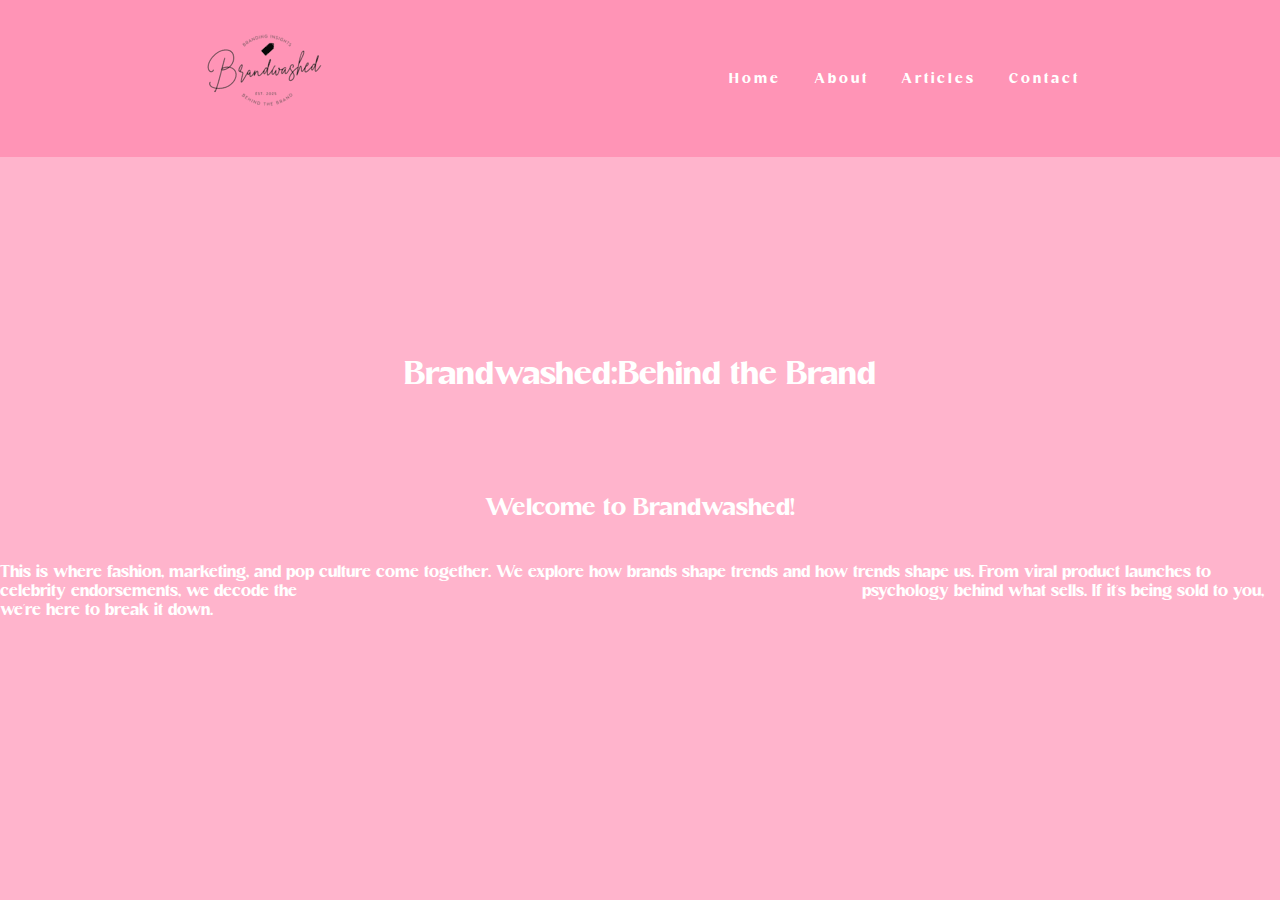
<file: index.html>
<!DOCTYPE html>
<html>
<head>
<meta charset="utf-8">
<meta name="viewport" content="width=device-width, initial-scale=1">
<title>Brandwashed</title>
<link rel="preconnect" href="https://fonts.googleapis.com">
<link rel="preconnect" href="https://fonts.gstatic.com" crossorigin>
<link href="https://fonts.googleapis.com/css2?family=Bubblegum+Sans&family=Pixelify+Sans:wght@400..700&family=Playfair+Display:ital,wght@0,400..900;1,400..900&display=swap" rel="stylesheet">
<link rel="icon" type="image/x-icon" href="brandwashed_orginal_nobg.png">
<style>
* {
 
  margin: 0px;
 
  padding: 0px;
 
  box-sizing: border-box;
 
}
 
@font-face {

font-family: 'Migae';
src: url(Migae.otf)

}

.header1 {
 
  display: flex;
 
  font-family:"Migae", cursive; <!--MAIN PAGE-->
 
  align-items: center;
 
  justify-content: center;
 
  margin-top: 200px;
  
  color: white;
  
  
 
}

.header2 {
 
  display: flex;
 
  font-family:"Migae", cursive; <!--MAIN PAGE-->
 
  align-items: center;
 
  justify-content: center;
 
  margin-top: 100px;
  
  color: white;
  
  
 
}
 
 
.subtext1 {
 
  display: flex;
 
  font-family:"Migae", cursive; <!--MAIN PAGE-->
 
  align-items: center;
 
  justify-content: center;
 
  margin-top: 40px;
  
  color: white;
  
  
 
}
 
nav {
 
  display: flex;
 
  justify-content: space-around;
 
  align-items: center;
 
  min-height: 8vh;
 
  background-color: #FF94B6;
 
  font-family: "Lucida Handwriting", cursive;
 
}
 
.heading {
 
  color: white;
 
  text-transform: uppercase;
 
  letter-spacing: 5px;
 
  font-size: 20px;
 
}
 
.nav-links {
 
  display: flex;
 
  justify-content: space-around;
 
  width: 30%;
 
}
 
.nav-links li {
 
  list-style: none;
 
}
 
.nav-links a {
 
  color: white;
 
  text-decoration: none;
 
  letter-spacing: 3px;
 
  font-weight: bold;
 
  font-size: 14px;
 
  padding: 14px 16px;
  
  font-family : 'Migae'
  
 
}

.nav-links a:hover:not(.active) {
 
  background-color: #FF94B6;;
  border-radius: 2px black;
											<!--USE FULL SHELL FROM 110 TO 119 COPY--!>
}

.active:hover {
  background-color: #f25587;
  font-family: 'Migae',

.about:hover {
  background-color: #f25587;
  font-family: 'Migae',

.articles:hover {
  background-color: #f25587;
  font-family: 'Migae',

.contact:hover {
  background-color: #f25587;
  font-family: 'Migae',
  
}
</style>
</head>
<body style="background-color:#FFB4CC;">
<nav>
 
      <div id="header">
 
        <img src="brandwashed_orginal_2.png"/>
 
      </div>
 
      <ul class="nav-links">
 
        <li><a  class="active" href="index.html">Home</a></li>
 
        <li><a class="about" href="about.html">About</a></li>

		<li><a class="articles" href="bloghome.html">Articles</a></li>
 
        <li><a class="contact" href="contact.html">Contact</a></li>
 
      </ul>
 
    </nav>
 
    
		<h1 class="header1">Brandwashed:Behind the Brand</h1>
		<h2 class="header2">Welcome to Brandwashed!</h2>
		<p class="subtext1"> This is where fashion, marketing, and pop culture come together.
			We explore how brands shape trends and how trends shape us.
			From viral product launches to celebrity endorsements,
			we decode the &nbsp;&nbsp;&nbsp;&nbsp;&nbsp;
			&nbsp;&nbsp;&nbsp;&nbsp;&nbsp;&nbsp;&nbsp;&nbsp;&nbsp;
			&nbsp;&nbsp;&nbsp;&nbsp;&nbsp;&nbsp;&nbsp;&nbsp;&nbsp;&nbsp;&nbsp;&nbsp;&nbsp;
			&nbsp;&nbsp;&nbsp;&nbsp;&nbsp;&nbsp;&nbsp;&nbsp;&nbsp;&nbsp;&nbsp;&nbsp;
			&nbsp;&nbsp;&nbsp;&nbsp;&nbsp;&nbsp;&nbsp;&nbsp;&nbsp;
			&nbsp;&nbsp;&nbsp;&nbsp;&nbsp;&nbsp;&nbsp;&nbsp;&nbsp;&nbsp;&nbsp;&nbsp;&nbsp;
			&nbsp;&nbsp;&nbsp;&nbsp;&nbsp;&nbsp;&nbsp; &nbsp;&nbsp;&nbsp;&nbsp;&nbsp;
			&nbsp;&nbsp;&nbsp;&nbsp;&nbsp;&nbsp;&nbsp;&nbsp;&nbsp;
			&nbsp;&nbsp;&nbsp;&nbsp;&nbsp;&nbsp;&nbsp;&nbsp;&nbsp;&nbsp;&nbsp;&nbsp;&nbsp;
			&nbsp;&nbsp;&nbsp;&nbsp;&nbsp;&nbsp;&nbsp;psychology behind what sells.
			If it’s being sold to you, we’re here to break it down.</p>
		
</body>
</html>
</file>
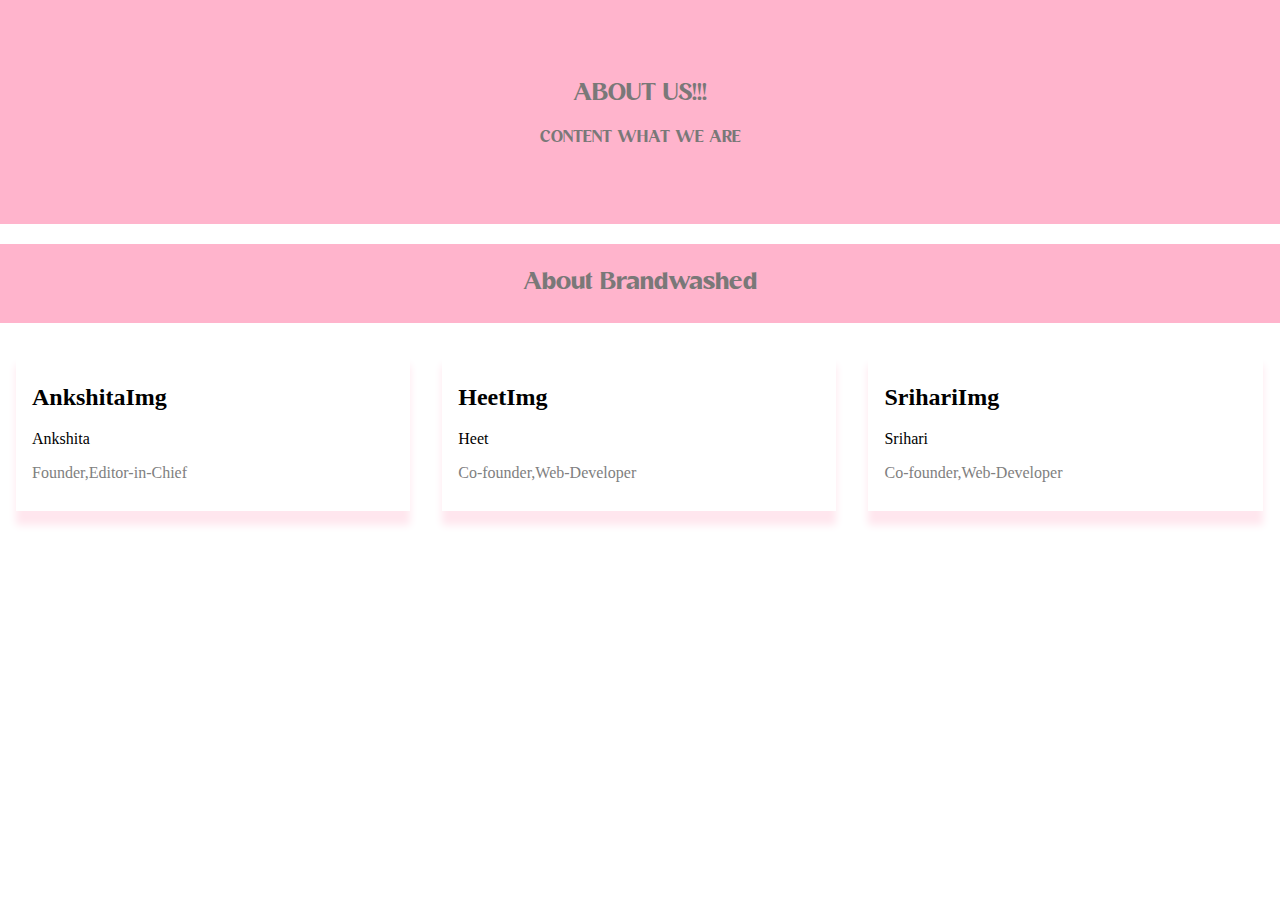
<file: about.html>
<html>
<style>
body {
  font-family: 'Garamond, serif';
  margin: 0;
}

html {
  box-sizing: border-box;
}

*, *:before, *:after {
  box-sizing: inherit;
}

@font-face {

font-family: 'Migae';
src: url(Migae.otf)

}

.column {
  float: left;
  width: 33.3%;
  margin-bottom: 16px;
  padding: 0 8px;
}

.card {
  box-shadow: 0 14px 8px 0 rgb(255 230 238);
  margin: 8px;
 
}

.about-section {
  padding: 60px;
  text-align: center;
  background-color: #FFB4CC;
  color: #7A7878;
  font-family:"Migae", cursive;
}

.tableu {
  padding:  13 16px;
}

.person::after, .row:: {
  content: "";
  clear: both;
  display: ;
  color: #7A7878;
  
}

.description {
  color: grey;
}

@media screen and (max-width: 650px) {
  .column {
    width: 100%;
    display: block;
  }
}

.subheading{
  padding: 25px;
  text-align: center;
  background-color: #FFB4CC;
  color: #7A7878;
  font-family:"Migae", cursive;
}
</style>
<body>
<div class="about-section">
<h2>ABOUT US!!!</h2>
<p>CONTENT WHAT WE ARE</p>
</div>

<h2 class="subheading">About Brandwashed</h2>
 								<!--MAIN CODE COPY REST FROM ROW CLASS-->

<div class="row"><div class="column"><div class="card"><div class="tableu">
<h2>AnkshitaImg</h2>
<p class="person">Ankshita</p>
<p class="description">Founder,Editor-in-Chief</p>
</div></div></div></div>

<div class="row"><div class="column"><div class="card"><div class="tableu">
<h2>HeetImg</h2>
<p class="person">Heet</p>
<p class="description">Co-founder,Web-Developer</p>
</div></div></div></div>

<div class="row"><div class="column"><div class="card"><div class="tableu">
<h2>SrihariImg</h2>
<p class="person">Srihari</p>
<p class="description">Co-founder,Web-Developer</p>
</div></div></div>


</body>
</html>
</file>
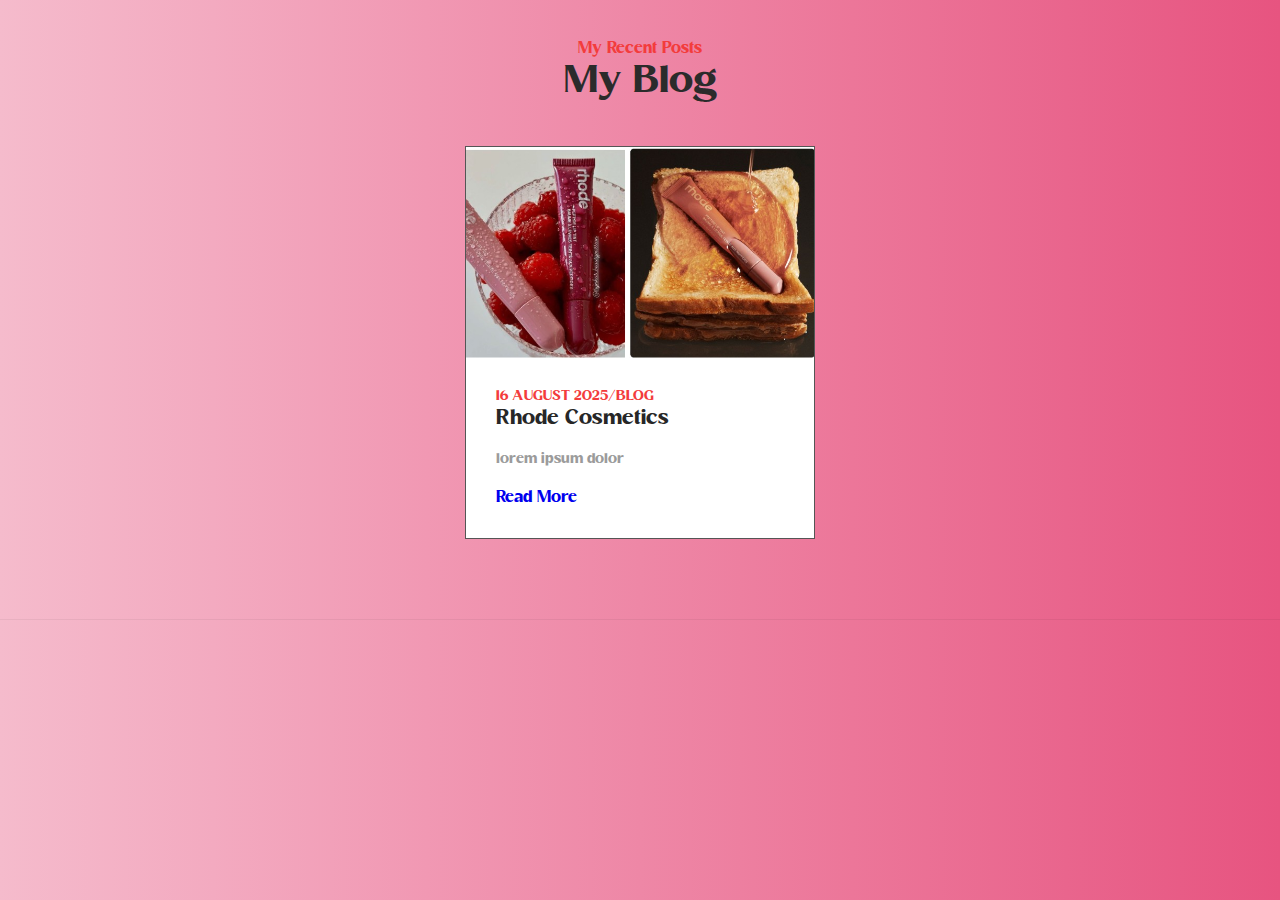
<file: blog.html>
<html>
	<head>
		<link rel="stylesheet" href="blogstyle.css"/>
		<link rel="icon" href="BRANDWASHEDKAPIC"/>
		
		<meta charset="utf-8">
		<meta name="viewport" content="width=device-width, initial-scale=1.0, maximum-scale=1.0, user-scalable=no">
	</head>
	<body>
					
		<section id="blog">
	
			<div class="blog-heading">
				<span>My Recent Posts</span>
				<h3>My Blog</h3>
			</div>
	
			<!---BLOG CONTAINER-->
			<div class="blog-container">
				<!---BLOG box-->
				<div class="blog-box">
					<!---img-->
					<div class="blog-img">
						<img src="title1.jpg" alt="Blog">
					</div>
					
					<!--text-->
				    <div class="blog-text">
						<span>16 AUGUST 2025/BLOG</span>
						<a href="#" class="blog-title">Rhode Cosmetics</a>
						<p>lorem ipsum dolor</p>
						<a href="#">Read More</a>
					</div>
					
			</div>
		
	
	</section>
	</body>
</html>
</file>
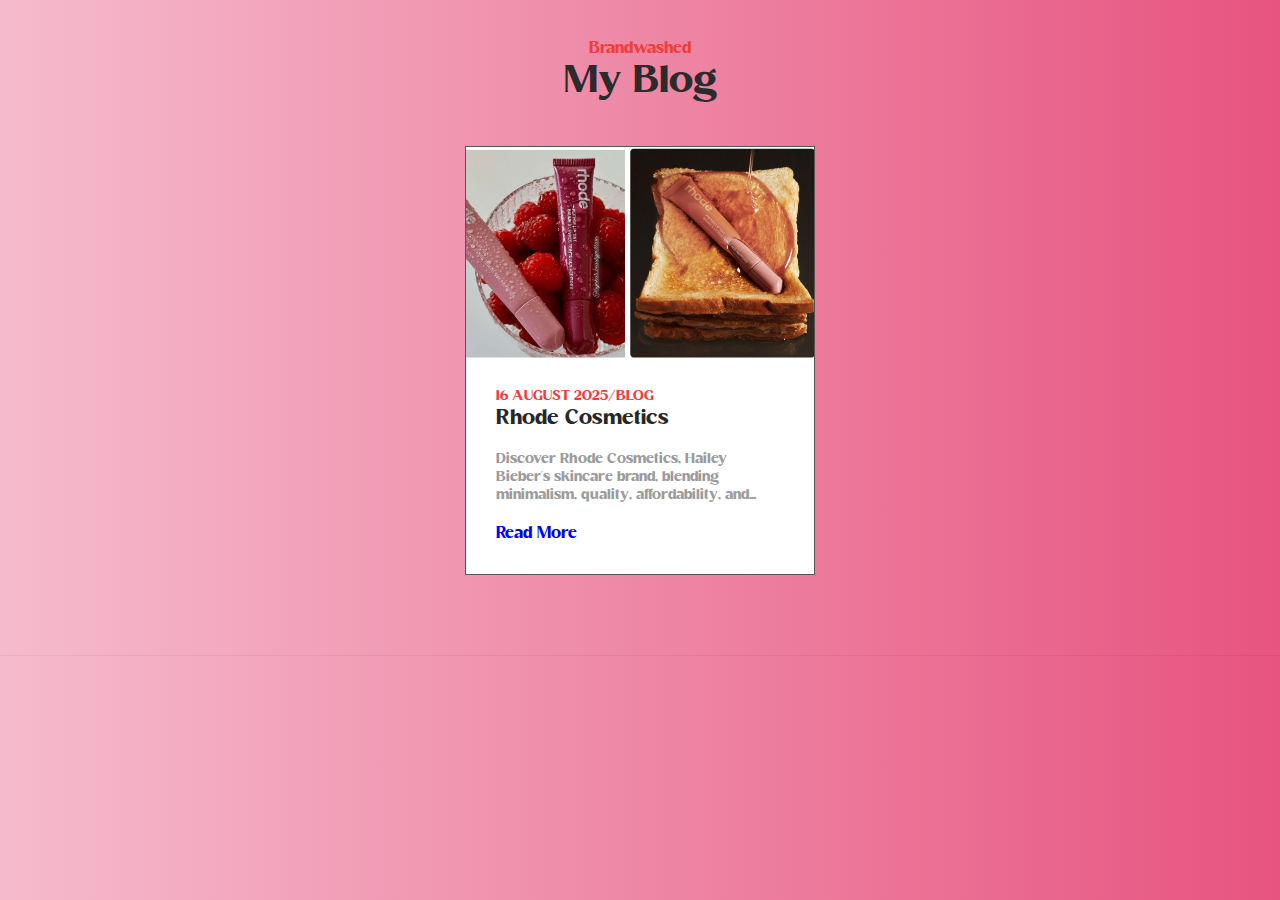
<file: bloghome.html>
<html>
	<head>
		<link rel="stylesheet" href="bloghome.css"/>
		<link rel="icon" href="BRANDWASHEDKAPIC"/>
		
		<meta charset="utf-8">
		<meta name="viewport" content="width=device-width, initial-scale=1.0, maximum-scale=1.0, user-scalable=no">
	</head>
	<body>
					
		<section id="blog">
	
			<div class="blog-heading">
				<span>Brandwashed</span>
				<h3>My Blog</h3>
			</div>
	
			<!---BLOG CONTAINER-->
			<div class="blog-container">
				<!---BLOG box-->
				<div class="blog-box">
					<!---img-->
					<div class="blog-img">
						<img src="title1.jpg" alt="Blog">
					</div>
					
					<!--text-->
				    <div class="blog-text">
						<span>16 AUGUST 2025/BLOG</span>
						<a href="#" class="blog-title">Rhode Cosmetics</a>
						<p>Discover Rhode Cosmetics, Hailey Bieber’s skincare brand, blending minimalism, quality, affordability, 
						and modern beauty essentials worldwide.</p>
						<a href="blogpage1.html">Read More</a>
					</div>
					
			</div>
		
	
	</section>
	</body>

</html>
</file>
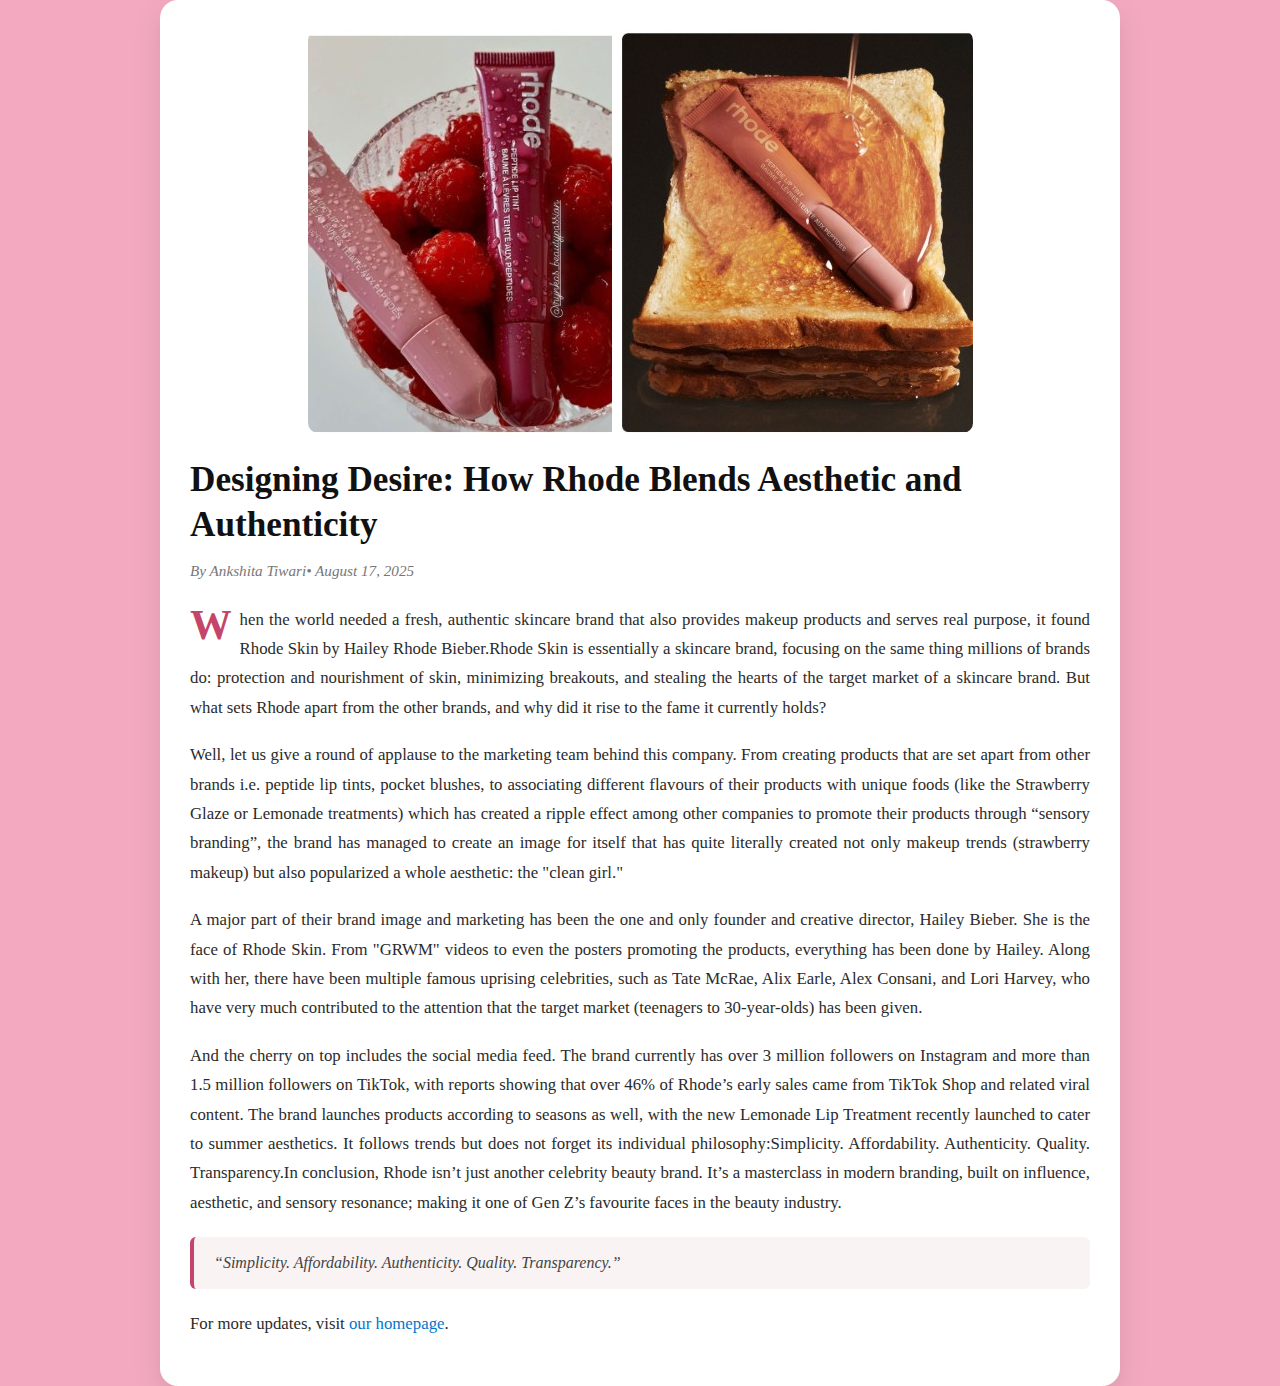
<file: blogpage1.html>
<!DOCTYPE html>
<html lang="en">
<head>
  <meta charset="UTF-8">
  <meta name="viewport" content="width=device-width, initial-scale=1.0">
  <title>Article Page</title>
  <link rel="stylesheet" href="blogpage1.css"/>
</head>
<body>
  <div class="article-box">
    <img src="title1.jpg" alt="Article Image" class="article-image">
    
    <h1>Designing Desire: How Rhode Blends Aesthetic and Authenticity</h1>
    <div class="meta">By Ankshita Tiwari• August 17, 2025</div>
    
    <p>When the world needed a fresh, authentic skincare brand that also provides makeup products and serves real purpose, 
	it found Rhode Skin by Hailey Rhode Bieber.Rhode Skin is essentially a skincare brand, focusing on the same thing millions 
	of brands do: protection and nourishment of skin, minimizing breakouts, and stealing the hearts of the target market of a skincare brand.
	But what sets Rhode apart from the other brands, and why did it rise to the fame it currently holds?</p>
    
    <p>Well, let us give a round of applause to the marketing team behind this company. 
	From creating products that are set apart from other brands i.e. peptide lip tints, pocket blushes, to 
	associating different flavours of their products with unique foods  (like the Strawberry Glaze or Lemonade treatments) 
	which has created a ripple effect among other companies to promote their products through “sensory branding”, the brand has managed
	to create an image for itself that has quite literally created not only makeup trends (strawberry makeup) but also popularized a whole
	aesthetic: the "clean girl."</p>
	
	<p>A major part of their brand image and marketing has been the one and only founder and creative director, Hailey Bieber.
	She is the face of Rhode Skin. From "GRWM" videos to even the posters promoting the products, everything has been done by Hailey.
	Along with her, there have been multiple famous uprising celebrities, such as Tate McRae, Alix Earle, Alex Consani, and Lori Harvey,
	who have very much contributed to the attention that the target market (teenagers to 30-year-olds) has been given.</p>
	
	<p>And the cherry on top includes the social media feed. The brand currently has over 3 million followers on Instagram and more 
	than 1.5 million followers on TikTok, with reports showing that over 46% of Rhode’s early sales came from TikTok Shop and related 
	viral content. The brand launches products according to seasons as well, with the new Lemonade Lip Treatment recently launched to
	cater to summer aesthetics. It follows trends but does not forget its individual philosophy:Simplicity. Affordability. Authenticity.
	Quality. Transparency.In conclusion, Rhode isn’t just another celebrity beauty brand. It’s a masterclass in modern branding, 
	built on influence, aesthetic, and sensory resonance; making it one of Gen Z’s favourite faces in the beauty industry.</p>
	
	
    
    <blockquote>“Simplicity. Affordability. Authenticity. Quality. Transparency.”</blockquote>
    
    <p>For more updates, visit <a href="index.html">our homepage</a>.</p>
  </div>
</body>
</html>
</file>
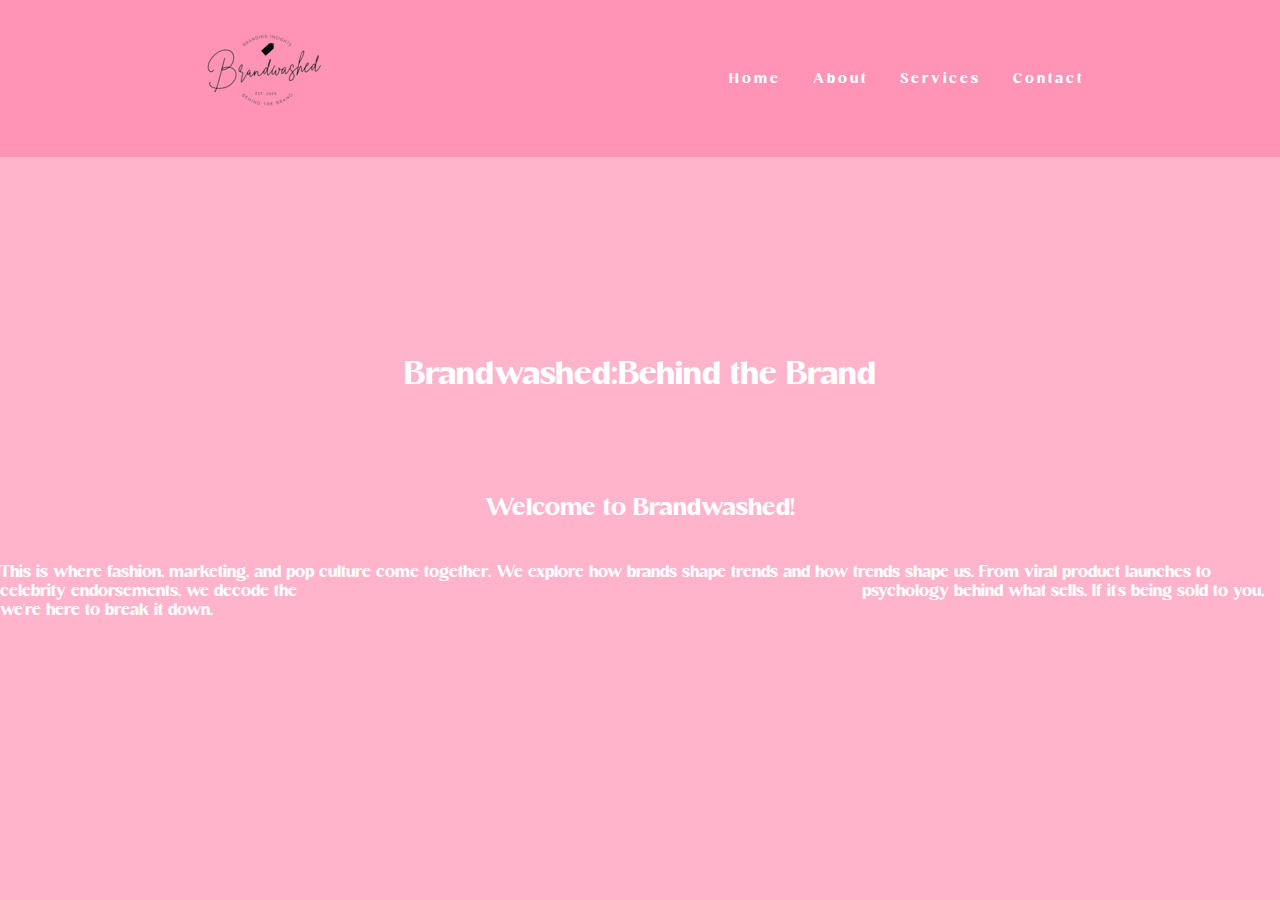
<file: brandwashed.html>
<!DOCTYPE html>
<html>
<head>
<meta charset="utf-8">
<meta name="viewport" content="width=device-width, initial-scale=1">
<title>Brandwashed</title>
<link rel="preconnect" href="https://fonts.googleapis.com">
<link rel="preconnect" href="https://fonts.gstatic.com" crossorigin>
<link href="https://fonts.googleapis.com/css2?family=Bubblegum+Sans&family=Pixelify+Sans:wght@400..700&family=Playfair+Display:ital,wght@0,400..900;1,400..900&display=swap" rel="stylesheet">
<link rel="icon" type="image/x-icon" href="brandwashed_orginal_nobg.png">
<style>
* {
 
  margin: 0px;
 
  padding: 0px;
 
  box-sizing: border-box;
 
}
 
@font-face {

font-family: 'Migae';
src: url(Migae.otf)

}

.header1 {
 
  display: flex;
 
  font-family:"Migae", cursive; <!--MAIN PAGE-->
 
  align-items: center;
 
  justify-content: center;
 
  margin-top: 200px;
  
  color: white;
  
  
 
}

.header2 {
 
  display: flex;
 
  font-family:"Migae", cursive; <!--MAIN PAGE-->
 
  align-items: center;
 
  justify-content: center;
 
  margin-top: 100px;
  
  color: white;
  
  
 
}
 
 
.subtext1 {
 
  display: flex;
 
  font-family:"Migae", cursive; <!--MAIN PAGE-->
 
  align-items: center;
 
  justify-content: center;
 
  margin-top: 40px;
  
  color: white;
  
  
 
}
 
nav {
 
  display: flex;
 
  justify-content: space-around;
 
  align-items: center;
 
  min-height: 8vh;
 
  background-color: #FF94B6;
 
  font-family: "Lucida Handwriting", cursive;
 
}
 
.heading {
 
  color: white;
 
  text-transform: uppercase;
 
  letter-spacing: 5px;
 
  font-size: 20px;
 
}
 
.nav-links {
 
  display: flex;
 
  justify-content: space-around;
 
  width: 30%;
 
}
 
.nav-links li {
 
  list-style: none;
 
}
 
.nav-links a {
 
  color: white;
 
  text-decoration: none;
 
  letter-spacing: 3px;
 
  font-weight: bold;
 
  font-size: 14px;
 
  padding: 14px 16px;
  
  font-family : 'Migae'
  
 
}

.nav-links a:hover:not(.active) {
 
  background-color: #FF94B6;;
  border-radius: 2px black;
											<!--USE FULL SHELL FROM 110 TO 119 COPY--!>
}

.active:hover {
  background-color: #f25587;
  font-family: 'Migae',
  
}
</style>
</head>
<body style="background-color:#FFB4CC;">
<nav>
 
      <div id="header">
 
        <img src="brandwashed_orginal_2.png"/>
 
      </div>
 
      <ul class="nav-links">
 
        <li><a  class="active" href="active">Home</a></li>
 
        <li><a class="about" href="about.html">About</a></li>
 
        <li><a class="services" href="services.html">Services</a></li>
 
        <li><a class="contact" href="contact.html">Contact</a></li>
 
      </ul>
 
    </nav>
 
    
		<h1 class="header1">Brandwashed:Behind the Brand</h1>
		<h2 class="header2">Welcome to Brandwashed!</h2>
		<p class="subtext1"> This is where fashion, marketing, and pop culture come together.
			We explore how brands shape trends and how trends shape us.
			From viral product launches to celebrity endorsements,
			we decode the &nbsp;&nbsp;&nbsp;&nbsp;&nbsp;
			&nbsp;&nbsp;&nbsp;&nbsp;&nbsp;&nbsp;&nbsp;&nbsp;&nbsp;
			&nbsp;&nbsp;&nbsp;&nbsp;&nbsp;&nbsp;&nbsp;&nbsp;&nbsp;&nbsp;&nbsp;&nbsp;&nbsp;
			&nbsp;&nbsp;&nbsp;&nbsp;&nbsp;&nbsp;&nbsp;&nbsp;&nbsp;&nbsp;&nbsp;&nbsp;
			&nbsp;&nbsp;&nbsp;&nbsp;&nbsp;&nbsp;&nbsp;&nbsp;&nbsp;
			&nbsp;&nbsp;&nbsp;&nbsp;&nbsp;&nbsp;&nbsp;&nbsp;&nbsp;&nbsp;&nbsp;&nbsp;&nbsp;
			&nbsp;&nbsp;&nbsp;&nbsp;&nbsp;&nbsp;&nbsp; &nbsp;&nbsp;&nbsp;&nbsp;&nbsp;
			&nbsp;&nbsp;&nbsp;&nbsp;&nbsp;&nbsp;&nbsp;&nbsp;&nbsp;
			&nbsp;&nbsp;&nbsp;&nbsp;&nbsp;&nbsp;&nbsp;&nbsp;&nbsp;&nbsp;&nbsp;&nbsp;&nbsp;
			&nbsp;&nbsp;&nbsp;&nbsp;&nbsp;&nbsp;&nbsp;psychology behind what sells.
			If it’s being sold to you, we’re here to break it down.</p>
		
</body>
</html>
</file>
<file: blogstyle.css>
@font-face {

font-family: Migae;
src: url(Migae.otf);

}

*{
	margin: 0px;
	padding: 0px;
	font-family: Migae;
	box-sizing: border-box;
}

a{
	text-decoration: none;
}

ul{
	list-style: none;
}


	
body{
	margin:0px;
	padding:0px;
	font-family:Migae;
	background-image:
	linear-gradient(to left,#e75480,#e9658d,#ec7699,#ee87a6,#f198b3,#f3aac0,#f5bbcc)
	
}

/* BLOG PART*/

#blog{
	display:flex;
	justify-content: center;
	align-items: center;
	flex-direction: column;
	padding: 40px;
	border-bottom: 1px solid rgba(0,0,0,0.05)
}

.blog-heading{
	display: flex;
	justify-content: center;
	align-items: center;
	flex-direction: column;
	color: #990ff2;
}

.blog-heading span{
	color: #f33c3c;
	
}

.blog-heading h3{
	font-size: 2.4rem;
	color: #2b2b2b;
	font-weight:600;
}

.blog-container{
	display: flex;
	justify-content: center;
	align-items: center;
	margin: 20px 0px;
	flex-wrap: wrap;
	border-radius: 20000px;
}

.blog-box{
	width: 350px;
	background-color:#ffffff;
	border: 1px solid #555;
	margin: 20px;	
}

.blog-img{
	width: 100%;
	height: auto;
}

.blog-img img{
	width:100%;
	height: 100%;
	object-fit: cover;
	object-position: center;
}

.blog-text{
	padding: 30px;
	display: flex;
	flex-direction: column;
}

.blog-text span{
	color: #f33c3c;
	font-size: 0.9rem;
}

.blog-text .blog-title{
	font-size: 1.3rem;
	font-weight: 500;
	color: #272727;
	
}

.blog-text .blog-title:hover{
	color:#555;
	transition: all ease 0.3s;
}

.blog-text p{
	color: #9b9b9b;
	font-size: 0.9rem;
	display: -webkit-box;
	-webkit-line-clamp: 3;
	-webkit-box-orient: vertical;
	overflow: hidden;
	text-overflow: ellipsis;
	margin: 20px 0px
}

.blog-text a{
	color:#0f0f0;
	
}

.blog-text a:hover{
	color: #f33c3c;
	transition: all ease 0.3s;
}

@media(max-width:1250px){
	.blog-box{
		width: 300px;
	}
}

@media(max-width:1100px){
	.blog-box{
		width: 70%;
	}
}

@media(max-width:550px){
	.blog-box{
		margin:20px 10px;
		width: 100%;
	}
	#blog{
		padding: 20px;
	}
}
</file>
<file: bloghome.css>
@font-face {

font-family: Migae;
src: url(Migae.otf);

}

*{
	margin: 0px;
	padding: 0px;
	font-family: Migae;
	box-sizing: border-box;
}

a{
	text-decoration: none;
}

ul{
	list-style: none;
}


	
body{
	margin:0px;
	padding:0px;
	font-family:Migae;
	background-image:
	linear-gradient(to left,#e75480,#e9658d,#ec7699,#ee87a6,#f198b3,#f3aac0,#f5bbcc)
	
}

/* BLOG PART*/

#blog{
	display:flex;
	justify-content: center;
	align-items: center;
	flex-direction: column;
	padding: 40px;
	border-bottom: 1px solid rgba(0,0,0,0.05)
}

.blog-heading{
	display: flex;
	justify-content: center;
	align-items: center;
	flex-direction: column;
	color: #990ff2;
}

.blog-heading span{
	color: #f33c3c;
	
}

.blog-heading h3{
	font-size: 2.4rem;
	color: #2b2b2b;
	font-weight:600;
}

.blog-container{
	display: flex;
	justify-content: center;
	align-items: center;
	margin: 20px 0px;
	flex-wrap: wrap;
	border-radius: 20000px;
}

.blog-box{
	width: 350px;
	background-color:#ffffff;
	border: 1px solid #555;
	margin: 20px;	
}

.blog-img{
	width: 100%;
	height: auto;
}

.blog-img img{
	width:100%;
	height: 100%;
	object-fit: cover;
	object-position: center;
}

.blog-text{
	padding: 30px;
	display: flex;
	flex-direction: column;
}

.blog-text span{
	color: #f33c3c;
	font-size: 0.9rem;
}

.blog-text .blog-title{
	font-size: 1.3rem;
	font-weight: 500;
	color: #272727;
	
}

.blog-text .blog-title:hover{
	color:#555;
	transition: all ease 0.3s;
}

.blog-text p{
	color: #9b9b9b;
	font-size: 0.9rem;
	display: -webkit-box;
	-webkit-line-clamp: 3;
	-webkit-box-orient: vertical;
	overflow: hidden;
	text-overflow: ellipsis;
	margin: 20px 0px
}

.blog-text a{
	color:#0f0f0;
	
}

.blog-text a:hover{
	color: #f33c3c;
	transition: all ease 0.3s;
}

@media(max-width:1250px){
	.blog-box{
		width: 300px;
	}
}

@media(max-width:1100px){
	.blog-box{
		width: 70%;
	}
}

@media(max-width:550px){
	.blog-box{
		margin:20px 10px;
		width: 100%;
	}
	#blog{
		padding: 20px;
	}
}
</file>
<file: blogpage1.css>
body {
      font-family: "Georgia", serif;
      margin: 0;
      background: #f3aac0;
      color: #2b2b2b;
      line-height: 1.75;

      /* Center everything */
      display: flex;
      justify-content: center;
      align-items: center;
      min-height: 100vh;
    }

    .article-box {
      max-width: 900px;
      width: 100%;
      background: #fff;
      box-shadow: 0px 10px 30px rgba(0,0,0,0.1);
      border-radius: 18px;
      overflow: hidden;
      padding: 30px;
      text-align: left;
    }

    /* Image resized without cropping */
    .article-image {
      display: block;
      max-width: 100%;
      height: auto; /* keeps full proportions */
      border-radius: 10px;
      margin: 0 auto 20px auto; /* centers image */
      transition: all 0.3s ease;
    }

    .article-image:hover {
      transform: scale(1.01);
    }

    h1 {
      font-size: 2.2rem;
      margin-bottom: 10px;
      color: #111;
      line-height: 1.3;
    }

    .meta {
      font-size: 0.95rem;
      color: #777;
      margin-bottom: 20px;
      font-style: italic;
    }

    p {
      margin-bottom: 18px;
      font-size: 1.05rem;
      text-align: justify;
    }

    p:first-of-type::first-letter {
      font-size: 2.6rem;
      float: left;
      font-weight: bold;
      line-height: 1;
      margin-right: 8px;
      color: #c44569;
      font-family: "Times New Roman", serif;
    }

    a {
      color: #0077cc;
      text-decoration: none;
      font-weight: 500;
      position: relative;
    }

    a::after {
      content: "";
      position: absolute;
      width: 0;
      height: 2px;
      display: block;
      margin-top: 3px;
      right: 0;
      background: #0077cc;
      transition: width 0.3s ease;
    }

    a:hover::after {
      width: 100%;
      left: 0;
      background: #0077cc;
    }

    blockquote {
      margin: 20px 0;
      padding: 12px 20px;
      border-left: 4px solid #c44569;
      background: #f9f3f3;
      font-style: italic;
      color: #444;
      border-radius: 6px;
    }
</file>
